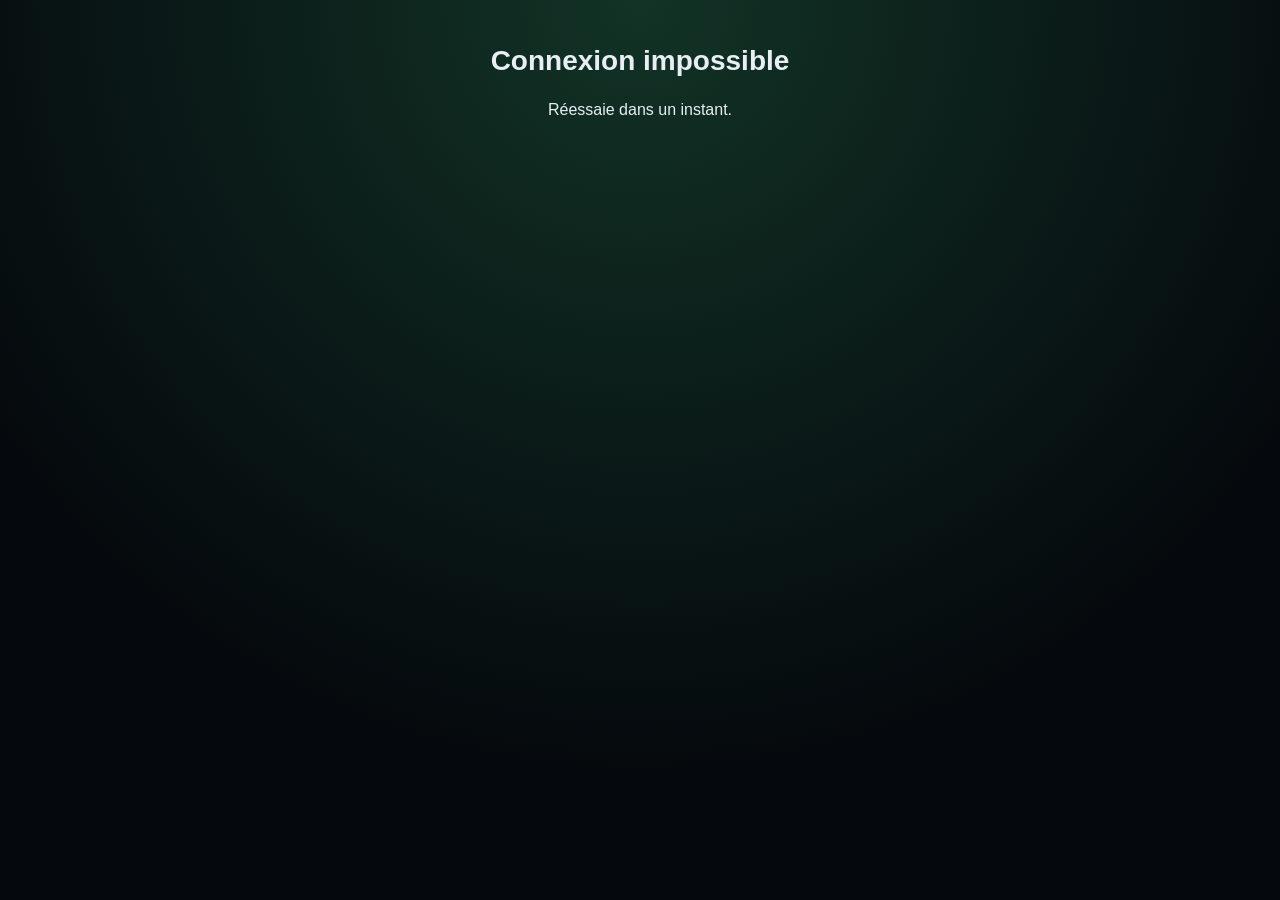
<file: fiche.html>
<!doctype html>
<html lang="fr" translate="no"><head>
<meta name="google" content="notranslate"><meta charset="utf-8"><meta name="viewport" content="width=device-width,initial-scale=1,viewport-fit=cover">
<title>Fiche Res·CUE</title><meta name="theme-color" content="#0b0f14"><link rel="icon" href="icon.svg" type="image/svg+xml"><meta name="robots" content="noindex">
<style>*{box-sizing:border-box}body{margin:0;min-height:100vh;background:radial-gradient(circle at 50% 0,#123326,#05090d 70%);color:#e8eef4;font:16px/1.5 -apple-system,Roboto,Segoe UI,sans-serif;padding:28px 18px 40px}
.w{max-width:440px;margin:0 auto;text-align:center}.ph{width:150px;height:150px;border-radius:50%;object-fit:cover;border:4px solid #39d98a;background:#17212c}h1{margin:12px 0 4px;font-size:28px}
.r{display:flex;justify-content:space-between;gap:12px;background:#0b141c;border:1px solid #1d2a36;border-radius:12px;padding:12px 14px;margin:8px 0;text-align:left}.r span:first-child{color:#8d9aa9}
a.b,button{display:block;width:100%;padding:15px;border-radius:14px;border:0;background:#39d98a;color:#04110a;font-weight:700;font-size:16px;text-decoration:none;margin-top:10px}button{background:#17212c;color:#39d98a;border:1px solid #39d98a}small{display:block;color:#8d9aa9;margin-top:14px;font-size:12px}</style></head>
<body class="notranslate"><div class="w" id="w">Chargement…</div>
<script>
var SB='https://xkdratxyithahksnstdq.supabase.co',KEY='sb_publishable_BPJwC17Yiz_b6dtCsuVcng_6zH8yRAz';
function e(s){return String(s==null?'':s).replace(/[&<>"']/g,function(c){return{'&':'&amp;','<':'&lt;','>':'&gt;','"':'&quot;',"'":'&#39;'}[c]})}
var id=(new URLSearchParams(location.search).get('id')||'').toLowerCase().replace(/[^a-z0-9]/g,'').slice(0,12),W=document.getElementById('w');
fetch(SB+'/rest/v1/rpc/rc_fiche_get',{method:'POST',headers:{apikey:KEY,Authorization:'Bearer '+KEY,'Content-Type':'application/json'},body:JSON.stringify({p_id:id})}).then(function(r){return r.json()}).then(function(f){
 if(!f||!f.prenom&&!f.photo){W.innerHTML='<h1>Fiche introuvable</h1><a class="b" href="/">Découvrir Res·CUE</a>';return}
 var tel=(f.tel||'').replace(/[^+0-9]/g,'');
 W.innerHTML=(f.photo?'<img class="ph" src="'+e(f.photo)+'" alt="">':'<div style="font-size:90px">👤</div>')+'<h1>'+e(f.prenom||'')+'</h1><p style="color:#8d9aa9;margin:0 0 10px">Fiche d’identification Res·CUE</p>'
  +(f.vehicule?'<div class="r"><span>🚗 Véhicule</span><span>'+e(f.vehicule)+'</span></div>':'')+(f.plaque?'<div class="r"><span>🔢 Plaque</span><span>'+e(f.plaque)+'</span></div>':'')
  +(f.note?'<div class="r"><span>👀 Signe distinctif</span><span>'+e(f.note)+'</span></div>':'')
  +(tel?'<a class="b" href="tel:'+e(tel)+'">📞 Appeler '+e(f.prenom||'')+'</a>':'')
  +'<button id="sh">📤 Transmettre cette fiche à un proche</button><small>Mise à jour le '+new Date(f.updated_at).toLocaleDateString('fr-FR')+'. En cas de doute ou de danger, appelle le 112.</small>';
 document.getElementById('sh').onclick=function(){var t='Fiche Res·CUE de '+(f.prenom||'')+' : '+location.href;if(navigator.share)navigator.share({title:'Fiche Res·CUE',text:t,url:location.href}).catch(function(){});else{navigator.clipboard.writeText(t);alert('Lien copié')}};
}).catch(function(){W.innerHTML='<h1>Connexion impossible</h1><p>Réessaie dans un instant.</p>'});
</script></body></html>
</file>
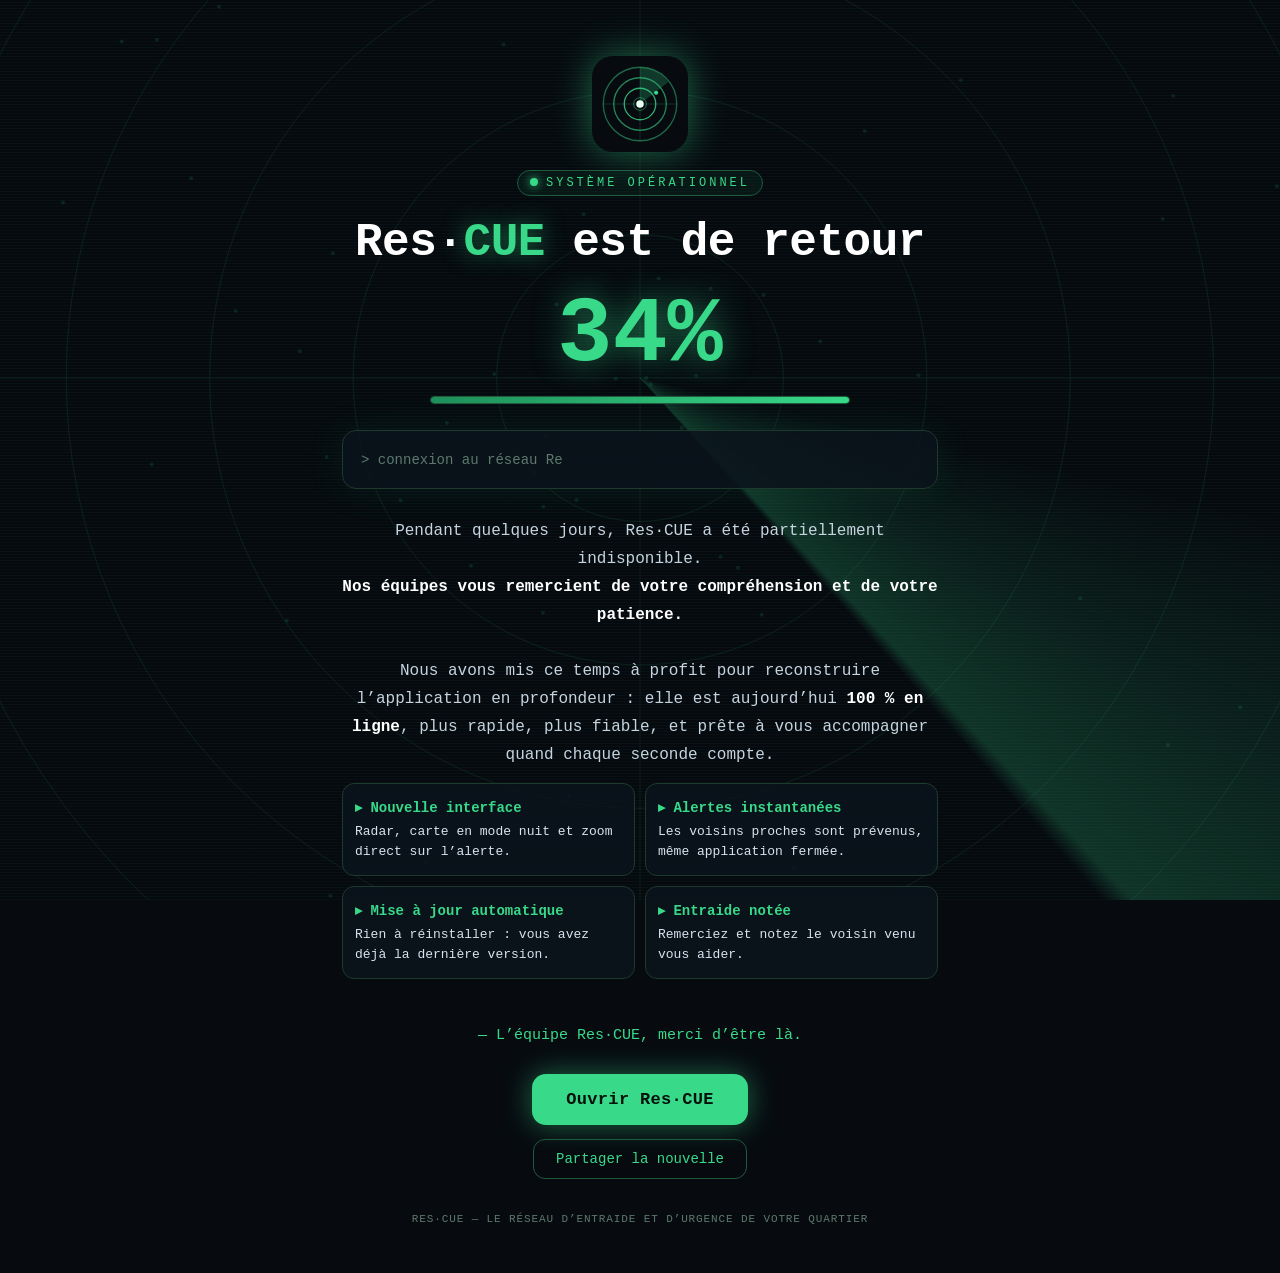
<file: merci.html>
<!DOCTYPE html>
<html lang="fr" translate="no">
<head>
<meta name="google" content="notranslate">
<meta charset="utf-8">
<meta name="viewport" content="width=device-width,initial-scale=1,viewport-fit=cover">
<title>Res·CUE est de retour — Merci</title>
<meta name="description" content="Res·CUE est de nouveau 100 % en ligne. Merci pour votre patience.">
<meta property="og:title" content="Res·CUE est de retour, 100 % en ligne">
<meta property="og:description" content="Nos équipes vous remercient de votre patience. Nouvelle interface, alertes plus rapides, et mise à jour automatique.">
<meta property="og:image" content="/og.png">
<meta name="theme-color" content="#070b10">
<link rel="icon" href="/icon.svg">
<style>
*{box-sizing:border-box;margin:0;padding:0}
html,body{height:100%}
body{background:#070b10;color:#d7e3ee;font-family:ui-monospace,"SF Mono",Menlo,Consolas,"Liberation Mono",monospace;overflow-x:hidden;min-height:100vh}
canvas{position:fixed;inset:0;width:100%;height:100%;z-index:0}
body::before{content:"";position:fixed;inset:0;z-index:1;pointer-events:none;background:repeating-linear-gradient(0deg,rgba(57,217,138,.04) 0 1px,transparent 1px 3px)}
body::after{content:"";position:fixed;left:0;right:0;height:120px;top:-120px;z-index:1;pointer-events:none;background:linear-gradient(transparent,rgba(57,217,138,.12),transparent);animation:sweep 5s linear infinite}
@keyframes sweep{to{top:100%}}
main{position:relative;z-index:2;max-width:640px;margin:0 auto;padding:56px 22px 48px;display:flex;flex-direction:column;align-items:center;text-align:center}
.logo{width:96px;height:96px;margin-bottom:18px;filter:drop-shadow(0 0 18px rgba(57,217,138,.45))}
.tag{font-size:12px;letter-spacing:.25em;color:#39d98a;border:1px solid #1f5a3d;padding:5px 12px;border-radius:99px;background:rgba(57,217,138,.06)}
.tag i{display:inline-block;width:8px;height:8px;border-radius:50%;background:#39d98a;margin-right:8px;box-shadow:0 0 10px #39d98a;animation:blink 1.2s infinite}
@keyframes blink{50%{opacity:.25}}
h1{font-size:clamp(30px,8vw,46px);line-height:1.1;margin:22px 0 6px;color:#fff;letter-spacing:-.01em}
h1 b{color:#39d98a;text-shadow:0 0 22px rgba(57,217,138,.5)}
.pct{font-size:clamp(54px,16vw,92px);font-weight:700;color:#39d98a;text-shadow:0 0 30px rgba(57,217,138,.55);margin:8px 0 2px}
.bar{width:100%;max-width:420px;height:8px;border:1px solid #1f5a3d;border-radius:99px;overflow:hidden;margin:6px 0 26px;background:#0b141c}
.bar span{display:block;height:100%;width:0;background:linear-gradient(90deg,#1f8f5a,#39d98a);box-shadow:0 0 14px #39d98a;transition:width 2.4s cubic-bezier(.2,.8,.2,1)}
.term{width:100%;text-align:left;background:rgba(11,20,28,.86);border:1px solid #1d3a2c;border-radius:14px;padding:18px 18px 16px;font-size:14px;line-height:1.7;box-shadow:0 0 40px rgba(57,217,138,.08)}
.term .l{color:#5d7a6b}
.term .ok{color:#39d98a}
.msg{margin:28px 0 8px;font-size:16px;line-height:1.75;color:#c6d4e0}
.msg strong{color:#fff}
.sign{margin:18px 0 30px;color:#39d98a;font-size:15px}
.grid{display:grid;grid-template-columns:1fr 1fr;gap:10px;width:100%;margin:6px 0 30px}
.grid div{background:rgba(11,20,28,.86);border:1px solid #1d3a2c;border-radius:12px;padding:14px 12px;text-align:left;font-size:13px;line-height:1.5}
.grid b{display:block;color:#39d98a;font-size:14px;margin-bottom:3px}
.cta{display:inline-block;background:#39d98a;color:#04110a;font-weight:700;font-size:17px;padding:16px 34px;border-radius:14px;text-decoration:none;box-shadow:0 0 28px rgba(57,217,138,.45);letter-spacing:.02em}
.cta:active{transform:scale(.98)}
.share{margin-top:14px;background:none;border:1px solid #1f5a3d;color:#39d98a;font:inherit;font-size:14px;padding:11px 22px;border-radius:12px;cursor:pointer}
small.f{display:block;margin-top:34px;color:#5d7a6b;font-size:11px;letter-spacing:.08em}
@media (max-width:420px){.grid{grid-template-columns:1fr}}
@media (prefers-reduced-motion:reduce){body::after,.tag i{animation:none}}
</style>
</head>
<body class="notranslate">
<canvas id="c"></canvas>
<main>
  <img class="logo" src="/icon.svg" alt="Res·CUE">
  <div class="tag"><i></i>SYSTÈME OPÉRATIONNEL</div>
  <h1>Res·<b>CUE</b> est de retour</h1>
  <div class="pct" id="pct">0%</div>
  <div class="bar"><span id="bar"></span></div>

  <div class="term" id="term"></div>

  <p class="msg">
    Pendant quelques jours, Res·CUE a été partiellement indisponible.<br>
    <strong>Nos équipes vous remercient de votre compréhension et de votre patience.</strong><br><br>
    Nous avons mis ce temps à profit pour reconstruire l’application en profondeur&nbsp;: elle est aujourd’hui <strong>100&nbsp;% en ligne</strong>, plus rapide, plus fiable, et prête à vous accompagner quand chaque seconde compte.
  </p>

  <div class="grid">
    <div><b>▸ Nouvelle interface</b>Radar, carte en mode nuit et zoom direct sur l’alerte.</div>
    <div><b>▸ Alertes instantanées</b>Les voisins proches sont prévenus, même application fermée.</div>
    <div><b>▸ Mise à jour automatique</b>Rien à réinstaller&nbsp;: vous avez déjà la dernière version.</div>
    <div><b>▸ Entraide notée</b>Remerciez et notez le voisin venu vous aider.</div>
  </div>

  <p class="sign">— L’équipe Res·CUE, merci d’être là.</p>

  <a class="cta" href="/">Ouvrir Res·CUE</a>
  <button class="share" id="sh" type="button">Partager la nouvelle</button>

  <small class="f">RES·CUE — LE RÉSEAU D’ENTRAIDE ET D’URGENCE DE VOTRE QUARTIER</small>
</main>
<script>
(() => {
  // fond animé : radar + points de voisins
  const c = document.getElementById('c'), x = c.getContext('2d'); let w, h, dpr, pts = [];
  const rs = () => { dpr = Math.min(devicePixelRatio || 1, 2); w = innerWidth; h = innerHeight; c.width = w * dpr; c.height = h * dpr; x.setTransform(dpr, 0, 0, dpr, 0, 0);
    pts = Array.from({length: Math.round(w * h / 22000) + 14}, () => ({a: Math.random() * 6.283, r: Math.random(), s: 0})); };
  rs(); addEventListener('resize', rs);
  const still = matchMedia('(prefers-reduced-motion: reduce)').matches; let t = 0;
  const fr = () => {
    const cx = w / 2, cy = h * .42, R = Math.hypot(w, h) * .55;
    x.fillStyle = 'rgba(7,11,16,.22)'; x.fillRect(0, 0, w, h);
    x.strokeStyle = 'rgba(57,217,138,.10)'; x.lineWidth = 1;
    for (let i = 1; i <= 6; i++) { x.beginPath(); x.arc(cx, cy, R * i / 6, 0, 6.283); x.stroke(); }
    x.beginPath(); x.moveTo(cx - R, cy); x.lineTo(cx + R, cy); x.moveTo(cx, cy - R); x.lineTo(cx, cy + R); x.stroke();
    const ang = t % 6.283;
    const g = x.createConicGradient ? x.createConicGradient(ang - .6, cx, cy) : null;
    if (g) { g.addColorStop(0, 'rgba(57,217,138,0)'); g.addColorStop(.095, 'rgba(57,217,138,.20)'); g.addColorStop(.1, 'rgba(57,217,138,0)');
      x.fillStyle = g; x.beginPath(); x.arc(cx, cy, R, 0, 6.283); x.fill(); }
    pts.forEach(p => {
      let d = (ang - p.a) % 6.283; if (d < 0) d += 6.283; if (d < .06) p.s = 1;
      const px = cx + Math.cos(p.a) * p.r * R * .8, py = cy + Math.sin(p.a) * p.r * R * .8;
      x.fillStyle = `rgba(57,217,138,${.12 + p.s * .85})`; x.beginPath(); x.arc(px, py, 2 + p.s * 2.5, 0, 6.283); x.fill();
      p.s *= .985;
    });
    t += .012; if (!still) requestAnimationFrame(fr);
  };
  fr();

  // compteur 0 → 100 %
  const P = document.getElementById('pct'), B = document.getElementById('bar'); let v = 0;
  setTimeout(() => { B.style.width = '100%'; }, 300);
  const up = () => { v = Math.min(100, v + 2); P.textContent = v + '%'; if (v < 100) setTimeout(up, 40); }; setTimeout(up, 300);

  // console qui se tape
  const L = [['> connexion au réseau Res·CUE', 'l'], ['> serveurs ......................... OK', 'ok'], ['> géolocalisation ................. OK', 'ok'], ['> alertes temps réel .............. OK', 'ok'], ['> notifications voisins ........... OK', 'ok'], ['> statut : 100 % EN LIGNE ✔', 'ok']];
  const T = document.getElementById('term'); let i = 0;
  const line = () => { if (i >= L.length) return; const d = document.createElement('div'); d.className = L[i][1]; T.appendChild(d);
    const s = L[i][0]; let k = 0; const ty = () => { d.textContent = s.slice(0, ++k); if (k < s.length) setTimeout(ty, 18); else { i++; setTimeout(line, 160); } }; ty(); };
  setTimeout(line, 500);

  // partage
  document.getElementById('sh').onclick = async () => {
    const u = location.origin + '/merci', m = 'Res·CUE est de retour, 100 % en ligne ! Le réseau d’entraide de notre quartier : ';
    try { if (navigator.share) await navigator.share({title: 'Res·CUE est de retour', text: m, url: u}); else { await navigator.clipboard.writeText(m + u); document.getElementById('sh').textContent = 'Lien copié ✔'; } } catch {}
  };
})();
</script>
</body>
</html>
</file>
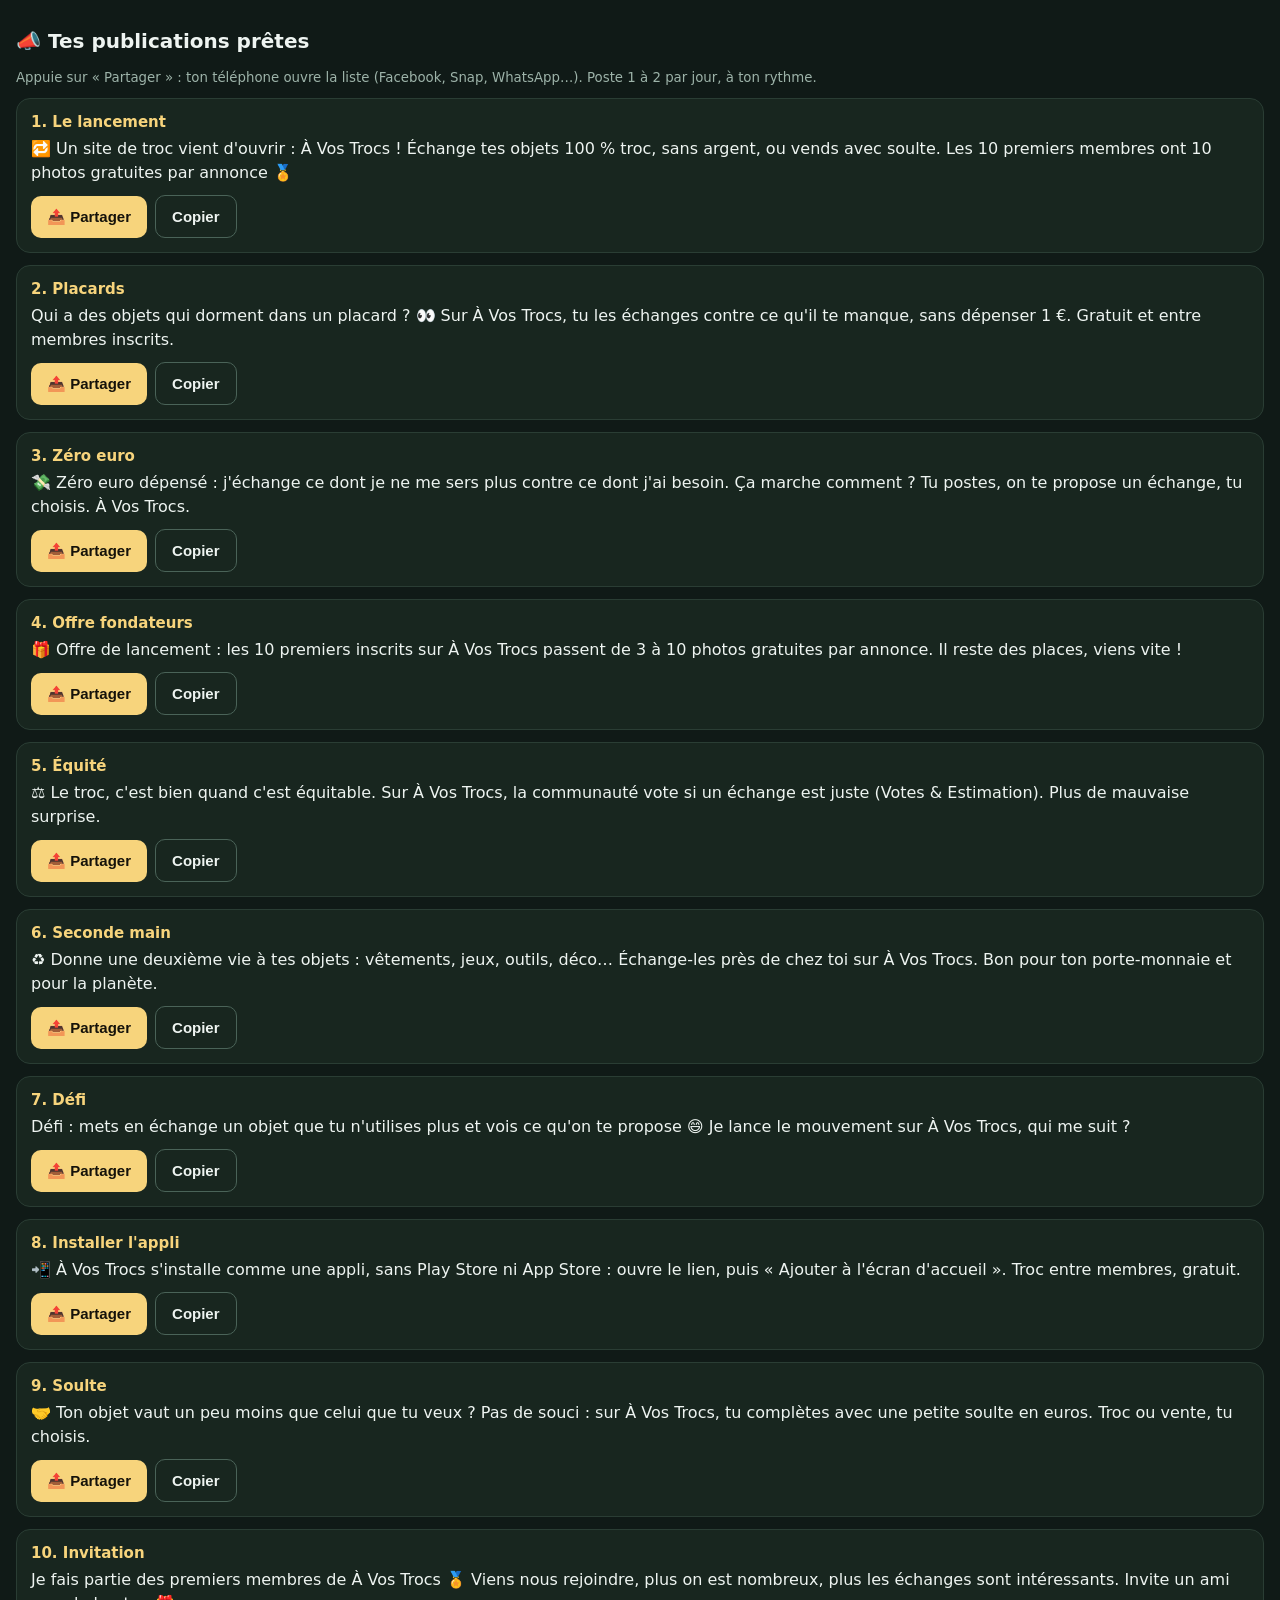
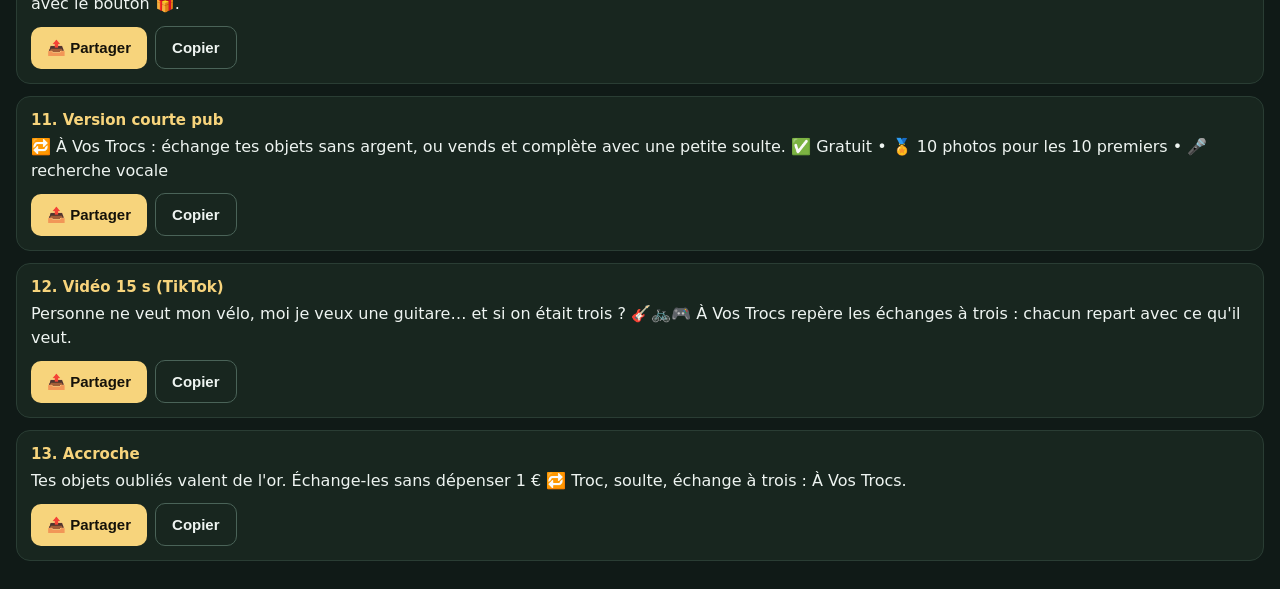
<file: partager.html>
<!doctype html><html lang="fr"><head><meta charset="utf-8"><meta name="viewport" content="width=device-width,initial-scale=1"><meta name="robots" content="noindex"><title>Publications À Vos Trocs</title>
<style>body{margin:0;font-family:system-ui,sans-serif;background:#101a17;color:#eef4f1;padding:16px}h1{font-size:20px}article{background:#18261f;border:1px solid #2a3d34;border-radius:14px;padding:14px;margin:12px 0}article:target{border-color:#f7d47c;box-shadow:0 0 0 2px #f7d47c55}h2{font-size:15px;color:#f7d47c;margin:0 0 6px}p{line-height:1.5;margin:0 0 10px}button{background:#f7d47c;color:#15120a;border:0;border-radius:10px;padding:12px 16px;font-weight:700;font-size:15px;margin-right:8px}button.o{background:transparent;color:#eef4f1;border:1px solid #4a6358}small{color:#9db3a9}</style></head><body>
<h1>📣 Tes publications prêtes</h1><small>Appuie sur « Partager » : ton téléphone ouvre la liste (Facebook, Snap, WhatsApp…). Poste 1 à 2 par jour, à ton rythme.</small>
<article id="p1"><h2>1. Le lancement</h2><p id="t1">🔁 Un site de troc vient d'ouvrir : À Vos Trocs ! Échange tes objets 100 % troc, sans argent, ou vends avec soulte. Les 10 premiers membres ont 10 photos gratuites par annonce 🏅</p><div><button onclick="sh(1)">📤 Partager</button><button class="o" onclick="cp(1)">Copier</button></div></article>
<article id="p2"><h2>2. Placards</h2><p id="t2">Qui a des objets qui dorment dans un placard ? 👀 Sur À Vos Trocs, tu les échanges contre ce qu'il te manque, sans dépenser 1 €. Gratuit et entre membres inscrits.</p><div><button onclick="sh(2)">📤 Partager</button><button class="o" onclick="cp(2)">Copier</button></div></article>
<article id="p3"><h2>3. Zéro euro</h2><p id="t3">💸 Zéro euro dépensé : j'échange ce dont je ne me sers plus contre ce dont j'ai besoin. Ça marche comment ? Tu postes, on te propose un échange, tu choisis. À Vos Trocs.</p><div><button onclick="sh(3)">📤 Partager</button><button class="o" onclick="cp(3)">Copier</button></div></article>
<article id="p4"><h2>4. Offre fondateurs</h2><p id="t4">🎁 Offre de lancement : les 10 premiers inscrits sur À Vos Trocs passent de 3 à 10 photos gratuites par annonce. Il reste des places, viens vite !</p><div><button onclick="sh(4)">📤 Partager</button><button class="o" onclick="cp(4)">Copier</button></div></article>
<article id="p5"><h2>5. Équité</h2><p id="t5">⚖️ Le troc, c'est bien quand c'est équitable. Sur À Vos Trocs, la communauté vote si un échange est juste (Votes & Estimation). Plus de mauvaise surprise.</p><div><button onclick="sh(5)">📤 Partager</button><button class="o" onclick="cp(5)">Copier</button></div></article>
<article id="p6"><h2>6. Seconde main</h2><p id="t6">♻️ Donne une deuxième vie à tes objets : vêtements, jeux, outils, déco… Échange-les près de chez toi sur À Vos Trocs. Bon pour ton porte-monnaie et pour la planète.</p><div><button onclick="sh(6)">📤 Partager</button><button class="o" onclick="cp(6)">Copier</button></div></article>
<article id="p7"><h2>7. Défi</h2><p id="t7">Défi : mets en échange un objet que tu n'utilises plus et vois ce qu'on te propose 😄 Je lance le mouvement sur À Vos Trocs, qui me suit ?</p><div><button onclick="sh(7)">📤 Partager</button><button class="o" onclick="cp(7)">Copier</button></div></article>
<article id="p8"><h2>8. Installer l'appli</h2><p id="t8">📲 À Vos Trocs s'installe comme une appli, sans Play Store ni App Store : ouvre le lien, puis « Ajouter à l'écran d'accueil ». Troc entre membres, gratuit.</p><div><button onclick="sh(8)">📤 Partager</button><button class="o" onclick="cp(8)">Copier</button></div></article>
<article id="p9"><h2>9. Soulte</h2><p id="t9">🤝 Ton objet vaut un peu moins que celui que tu veux ? Pas de souci : sur À Vos Trocs, tu complètes avec une petite soulte en euros. Troc ou vente, tu choisis.</p><div><button onclick="sh(9)">📤 Partager</button><button class="o" onclick="cp(9)">Copier</button></div></article>
<article id="p10"><h2>10. Invitation</h2><p id="t10">Je fais partie des premiers membres de À Vos Trocs 🏅 Viens nous rejoindre, plus on est nombreux, plus les échanges sont intéressants. Invite un ami avec le bouton 🎁.</p><div><button onclick="sh(10)">📤 Partager</button><button class="o" onclick="cp(10)">Copier</button></div></article>
<article id="p11"><h2>11. Version courte pub</h2><p id="t11">🔁 À Vos Trocs : échange tes objets sans argent, ou vends et complète avec une petite soulte. ✅ Gratuit • 🏅 10 photos pour les 10 premiers • 🎤 recherche vocale</p><div><button onclick="sh(11)">📤 Partager</button><button class="o" onclick="cp(11)">Copier</button></div></article>
<article id="p12"><h2>12. Vidéo 15 s (TikTok)</h2><p id="t12">Personne ne veut mon vélo, moi je veux une guitare… et si on était trois ? 🎸🚲🎮 À Vos Trocs repère les échanges à trois : chacun repart avec ce qu'il veut.</p><div><button onclick="sh(12)">📤 Partager</button><button class="o" onclick="cp(12)">Copier</button></div></article>
<article id="p13"><h2>13. Accroche</h2><p id="t13">Tes objets oubliés valent de l'or. Échange-les sans dépenser 1 € 🔁 Troc, soulte, échange à trois : À Vos Trocs.</p><div><button onclick="sh(13)">📤 Partager</button><button class="o" onclick="cp(13)">Copier</button></div></article>
<script>
const U="https://a-vos-trocs.vercel.app/?ref=social",P=["🔁 Un site de troc vient d'ouvrir : À Vos Trocs ! Échange tes objets 100 % troc, sans argent, ou vends avec soulte. Les 10 premiers membres ont 10 photos gratuites par annonce 🏅", "Qui a des objets qui dorment dans un placard ? 👀 Sur À Vos Trocs, tu les échanges contre ce qu'il te manque, sans dépenser 1 €. Gratuit et entre membres inscrits.", "💸 Zéro euro dépensé : j'échange ce dont je ne me sers plus contre ce dont j'ai besoin. Ça marche comment ? Tu postes, on te propose un échange, tu choisis. À Vos Trocs.", "🎁 Offre de lancement : les 10 premiers inscrits sur À Vos Trocs passent de 3 à 10 photos gratuites par annonce. Il reste des places, viens vite !", "⚖️ Le troc, c'est bien quand c'est équitable. Sur À Vos Trocs, la communauté vote si un échange est juste (Votes & Estimation). Plus de mauvaise surprise.", "♻️ Donne une deuxième vie à tes objets : vêtements, jeux, outils, déco… Échange-les près de chez toi sur À Vos Trocs. Bon pour ton porte-monnaie et pour la planète.", "Défi : mets en échange un objet que tu n'utilises plus et vois ce qu'on te propose 😄 Je lance le mouvement sur À Vos Trocs, qui me suit ?", "📲 À Vos Trocs s'installe comme une appli, sans Play Store ni App Store : ouvre le lien, puis « Ajouter à l'écran d'accueil ». Troc entre membres, gratuit.", "🤝 Ton objet vaut un peu moins que celui que tu veux ? Pas de souci : sur À Vos Trocs, tu complètes avec une petite soulte en euros. Troc ou vente, tu choisis.", "Je fais partie des premiers membres de À Vos Trocs 🏅 Viens nous rejoindre, plus on est nombreux, plus les échanges sont intéressants. Invite un ami avec le bouton 🎁.", "🔁 À Vos Trocs : échange tes objets sans argent, ou vends et complète avec une petite soulte. ✅ Gratuit • 🏅 10 photos pour les 10 premiers • 🎤 recherche vocale", "Personne ne veut mon vélo, moi je veux une guitare… et si on était trois ? 🎸🚲🎮 À Vos Trocs repère les échanges à trois : chacun repart avec ce qu'il veut.", "Tes objets oubliés valent de l'or. Échange-les sans dépenser 1 € 🔁 Troc, soulte, échange à trois : À Vos Trocs."];
function sh(i){const t=P[i-1];if(navigator.share)navigator.share({title:"À Vos Trocs",text:t,url:U}).catch(()=>{});else cp(i)}
function cp(i){const t=P[i-1]+" "+U;(navigator.clipboard?navigator.clipboard.writeText(t):Promise.reject()).then(()=>alert("Copié ! Colle-le dans ta publication.")).catch(()=>prompt("Copie ce texte :",t))}
</script></body></html>
</file>
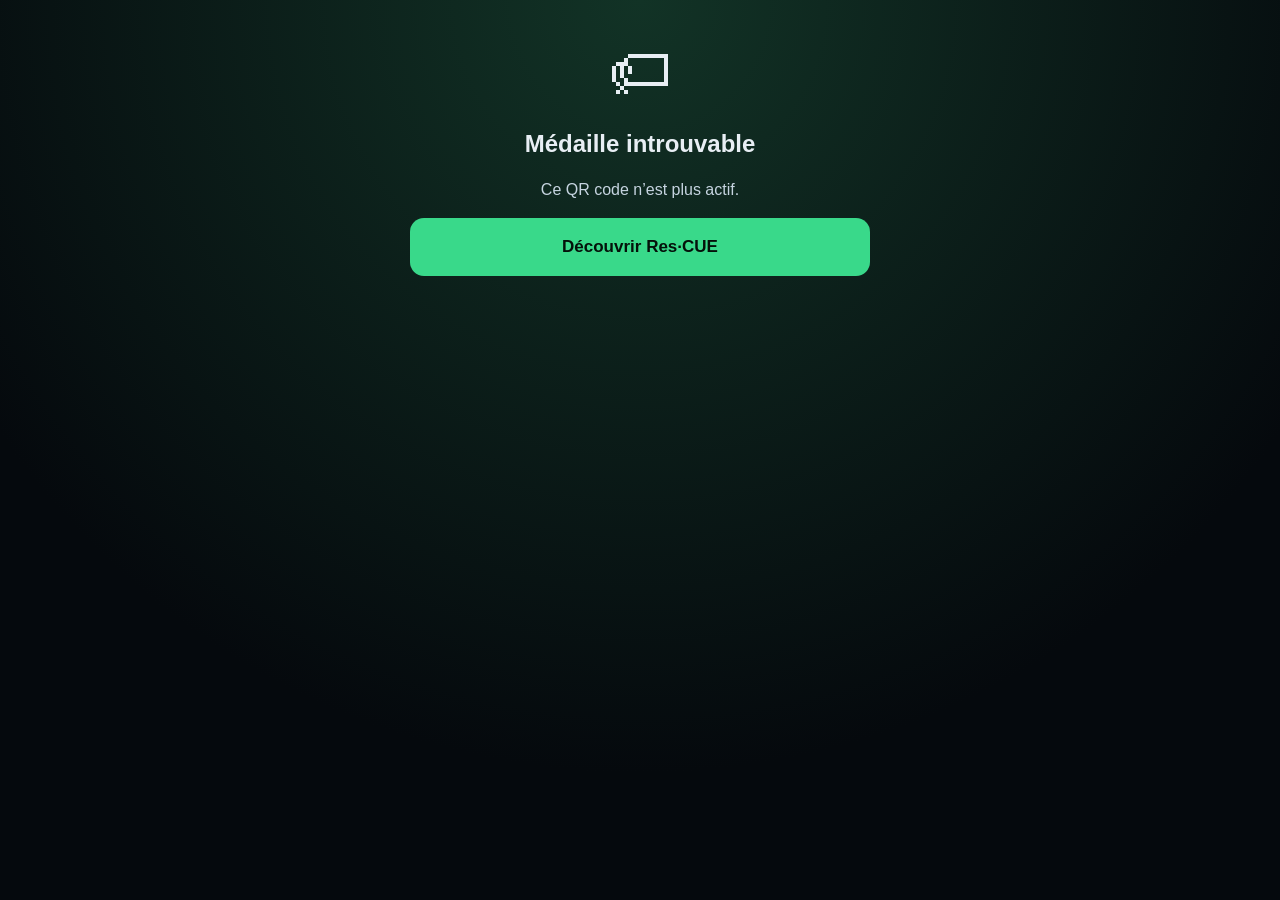
<file: t.html>
<!doctype html>
<html lang="fr" translate="no"><head>
<meta name="google" content="notranslate"><meta charset="utf-8"><meta name="viewport" content="width=device-width,initial-scale=1,viewport-fit=cover">
<title>Objet trouvé · Res·CUE</title><meta name="theme-color" content="#0b0f14"><link rel="icon" href="icon.svg" type="image/svg+xml">
<meta name="robots" content="noindex">
<style>
*{box-sizing:border-box}body{margin:0;min-height:100vh;background:radial-gradient(circle at 50% 0,#123326,#05090d 70%);color:#e8eef4;font:16px/1.5 -apple-system,Roboto,Segoe UI,sans-serif;padding:24px 18px 40px}
.w{max-width:460px;margin:0 auto}.i{font-size:64px;text-align:center}h1{text-align:center;font-size:24px;margin:6px 0}.m{background:#0b141c;border:1px solid #1f5a3d;border-radius:14px;padding:14px;margin:16px 0;text-align:center;font-size:17px}
p{color:#c6d4e0}input,textarea{width:100%;padding:13px;border-radius:12px;border:1px solid #1d2a36;background:#0b141c;color:#fff;font-size:16px;margin-bottom:10px}textarea{min-height:80px}
button,.b{display:block;width:100%;padding:16px;border-radius:14px;border:0;background:#39d98a;color:#04110a;font-weight:700;font-size:17px;text-align:center;text-decoration:none;margin-top:6px}
.b2{background:#0b141c;color:#39d98a;border:1px solid #39d98a}small{display:block;color:#8d9aa9;font-size:12px;margin-top:8px;text-align:center}.ok{font-size:60px;text-align:center}
</style></head><body class="notranslate"><div class="w" id="w"><p style="text-align:center">Chargement…</p></div>
<script>
const SB='https://xkdratxyithahksnstdq.supabase.co',KEY='sb_publishable_BPJwC17Yiz_b6dtCsuVcng_6zH8yRAz';
const e=s=>String(s??'').replace(/[&<>"']/g,c=>({'&':'&amp;','<':'&lt;','>':'&gt;','"':'&quot;',"'":'&#39;'}[c]));
const rpc=async(f,a)=>{const r=await fetch(`${SB}/rest/v1/rpc/rc_${f}`,{method:'POST',headers:{apikey:KEY,Authorization:`Bearer ${KEY}`,'Content-Type':'application/json'},body:JSON.stringify(a)});const j=await r.json().catch(()=>null);if(!r.ok)throw new Error('ERR');if(j&&j.error)throw new Error(j.error);return j;};
const I={Animal:'🐾',Clés:'🔑',Sac:'👜',Cartable:'🎒',Vélo:'🚲',Téléphone:'📱',Valise:'🧳',Voiture:'🚗',Autre:'🏷'};
const code=(new URLSearchParams(location.search).get('c')||'').toUpperCase().replace(/[^A-Z0-9]/g,'').slice(0,10);
const W=document.getElementById('w');
(async()=>{
  let t=null;try{t=code?await rpc('tag_get',{p_code:code}):null;}catch{}
  if(!t){W.innerHTML='<div class="i">🏷</div><h1>Médaille introuvable</h1><p style="text-align:center">Ce QR code n’est plus actif.</p><a class="b" href="/">Découvrir Res·CUE</a>';return;}
  const an=t.kind==='Animal';
  W.innerHTML=`<div class="i">${I[t.kind]||'🏷'}</div><h1>${an?'Vous avez trouvé':'Vous avez trouvé :'} ${e(t.label)}</h1>
${t.msg?`<div class="m">« ${e(t.msg)} »</div>`:''}
<p>Merci ! Prévenez son propriétaire en un geste. Il recevra une notification avec l’endroit où vous êtes. Votre numéro n’est partagé que si vous l’écrivez.</p>
<textarea id="n" maxlength="300" placeholder="Un petit message (ex. Je l’ai trouvé devant la boulangerie, je reste 10 min)"></textarea>
<input id="c" maxlength="80" placeholder="Votre téléphone ou prénom (facultatif)">
<button id="go">📍 Prévenir le propriétaire</button><small>Votre position est demandée uniquement pour indiquer l’endroit au propriétaire.</small>`;
  document.getElementById('go').onclick=async()=>{
    const b=document.getElementById('go');b.disabled=true;b.textContent='Envoi…';
    const p=await new Promise(r=>navigator.geolocation?navigator.geolocation.getCurrentPosition(x=>r(x.coords),()=>r(null),{enableHighAccuracy:true,timeout:12000}):r(null));
    try{await rpc('tag_scan',{p_code:code,p_lat:p?p.latitude:null,p_lng:p?p.longitude:null,p_note:document.getElementById('n').value,p_contact:document.getElementById('c').value});
      W.innerHTML=`<div class="ok">✅</div><h1>Le propriétaire est prévenu</h1><p style="text-align:center">Merci pour votre geste${p?'':' (sans position)'}. S’il vous a laissé un message, gardez cette page ouverte un instant.</p>
<div class="m" style="font-size:15px">Vous aussi, protégez vos proches, vos animaux et vos objets.<br><b>Res·CUE</b> : l’entraide entre voisins, gratuite.</div><a class="b" href="/">Découvrir Res·CUE</a>`;}
    catch(x){b.disabled=false;b.textContent='📍 Prévenir le propriétaire';alert(x.message==='RATE_LIMIT'?'Le propriétaire a déjà été prévenu il y a quelques minutes.':'Envoi impossible, réessayez.');}
  };
})();
</script></body></html>
</file>
